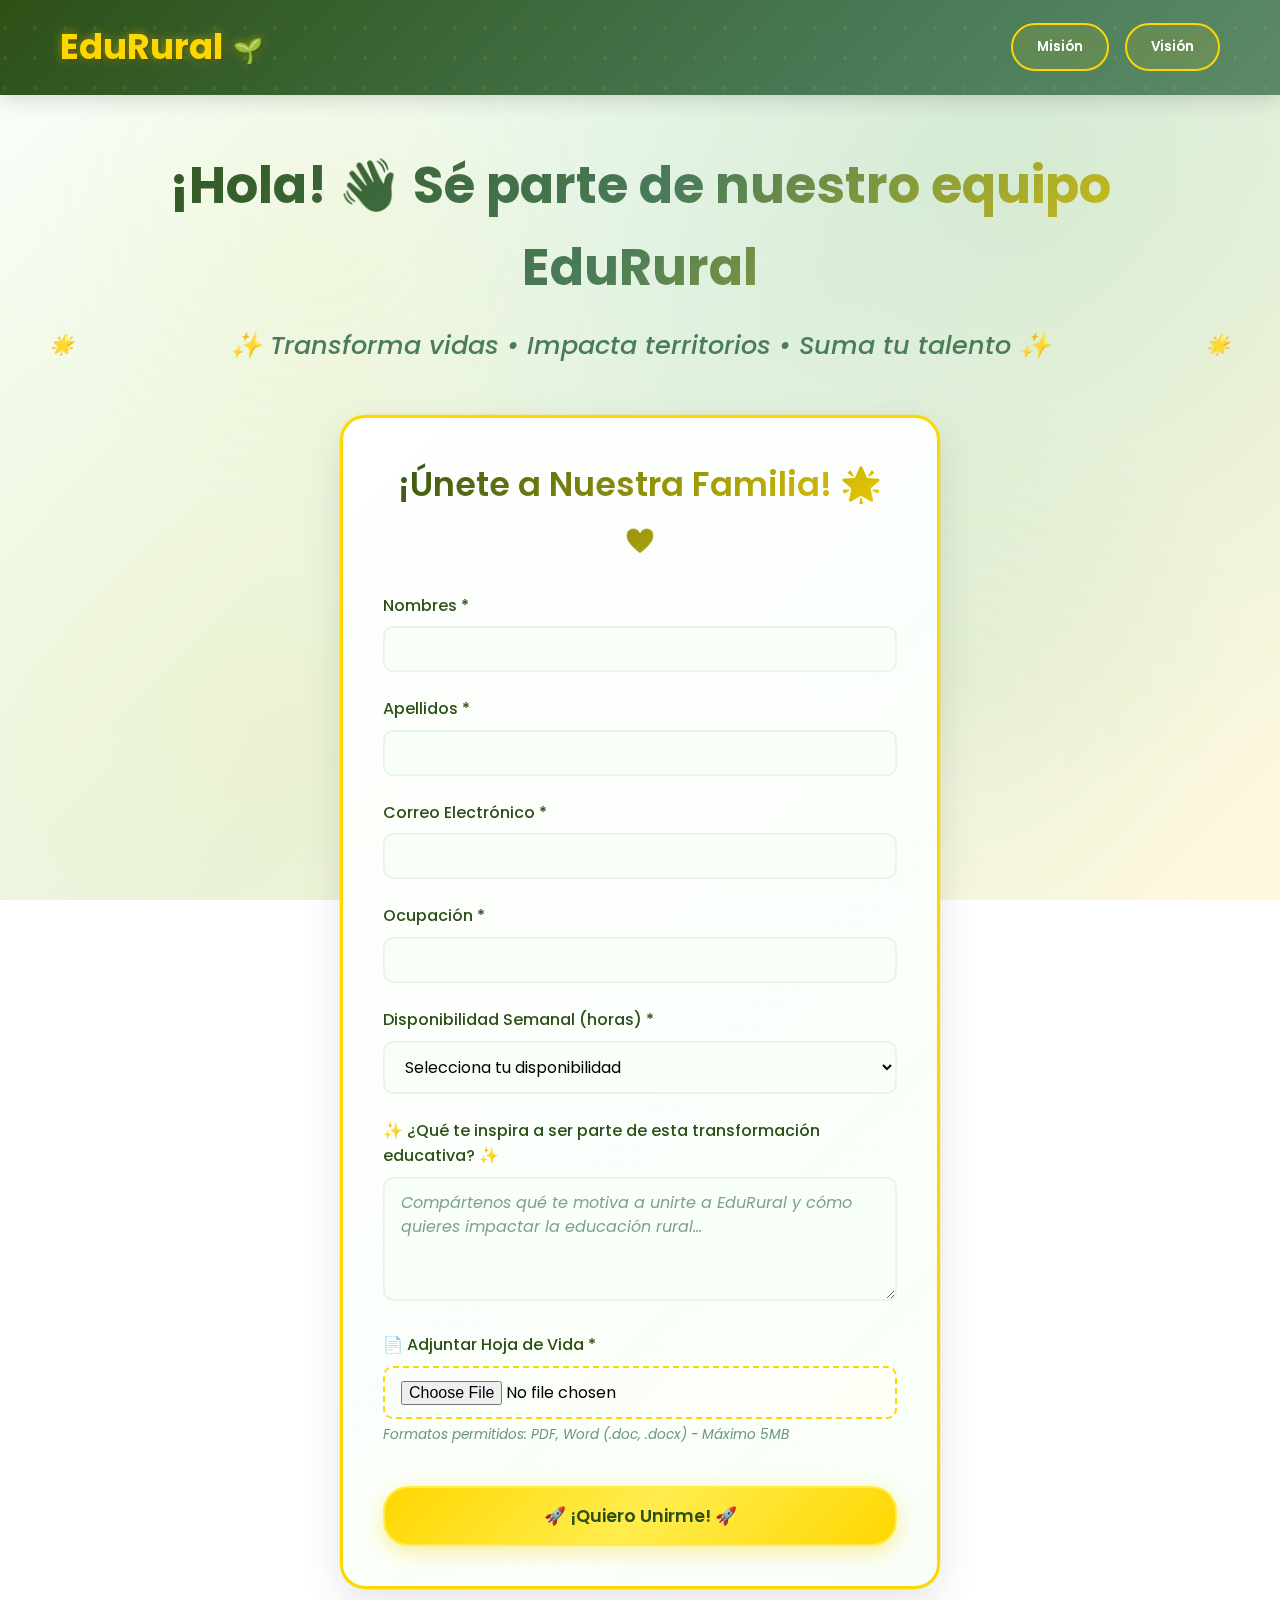
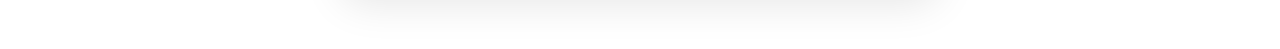
<file: index.html>
<!DOCTYPE html>
<html lang="es">
<head>
    <meta charset="UTF-8">
    <meta name="viewport" content="width=device-width, initial-scale=1.0">
    <title>EduRural - Únete a Nuestro Equipo</title>
    <link rel="stylesheet" href="styles.css">
    <link rel="preconnect" href="https://fonts.googleapis.com">
    <link rel="preconnect" href="https://fonts.gstatic.com" crossorigin>
    <link href="https://fonts.googleapis.com/css2?family=Poppins:wght@300;400;500;600;700&display=swap" rel="stylesheet">
</head>
<body>
    <header class="header">
        <div class="container">
            <div class="logo">
                <h1>EduRural</h1>
            </div>
            <nav class="nav">
                <button class="btn-secondary" id="misionBtn">Misión</button>
                <button class="btn-secondary" id="visionBtn">Visión</button>
            </nav>
        </div>
    </header>

    <main class="main">
        <section class="hero">
            <div class="container">
                <div class="hero-content">
                    <h2 class="hero-title">¡Hola! 👋 Sé parte de nuestro equipo EduRural</h2>
                    <p class="hero-subtitle">✨ Transforma vidas • Impacta territorios • Suma tu talento ✨</p>
                </div>
            </div>
        </section>

        <section class="form-section">
            <div class="container">
                <div class="form-container">
                    <h3>¡Únete a Nuestra Familia! 🌟</h3>
                    <form id="inscriptionForm" class="form">
                        <div class="form-group">
                            <label for="nombres">Nombres *</label>
                            <input type="text" id="nombres" name="nombres" required>
                        </div>
                        
                        <div class="form-group">
                            <label for="apellidos">Apellidos *</label>
                            <input type="text" id="apellidos" name="apellidos" required>
                        </div>
                        
                        <div class="form-group">
                            <label for="email">Correo Electrónico *</label>
                            <input type="email" id="email" name="email" required>
                        </div>
                        
                        <div class="form-group">
                            <label for="ocupacion">Ocupación *</label>
                            <input type="text" id="ocupacion" name="ocupacion" required>
                        </div>
                        
                        <div class="form-group">
                            <label for="disponibilidad">Disponibilidad Semanal (horas) *</label>
                            <select id="disponibilidad" name="disponibilidad" required>
                                <option value="">Selecciona tu disponibilidad</option>
                                <option value="5-10">5-10 horas por semana</option>
                                <option value="10-20">10-20 horas por semana</option>
                                <option value="20-30">20-30 horas por semana</option>
                                <option value="30-40">30-40 horas por semana</option>
                                <option value="40+">Más de 40 horas por semana</option>
                            </select>
                        </div>
                        
                        <div class="form-group">
                            <label for="motivacion">✨ ¿Qué te inspira a ser parte de esta transformación educativa? ✨</label>
                            <textarea id="motivacion" name="motivacion" rows="4" placeholder="Compártenos qué te motiva a unirte a EduRural y cómo quieres impactar la educación rural..." required></textarea>
                        </div>
                        
                        <div class="form-group">
                            <label for="cv">📄 Adjuntar Hoja de Vida *</label>
                            <input type="file" id="cv" name="cv" accept=".pdf,.doc,.docx" required>
                            <small class="file-help">Formatos permitidos: PDF, Word (.doc, .docx) - Máximo 5MB</small>
                        </div>
                        
                        <button type="submit" class="btn-primary">🚀 ¡Quiero Unirme! 🚀</button>
                    </form>
                </div>
            </div>
        </section>
    </main>

    <!-- Modal para Misión -->
    <div id="misionModal" class="modal">
        <div class="modal-content">
            <span class="close" data-modal="misionModal">&times;</span>
            <h3>🎯 Nuestra Misión</h3>
            <p>Garantizar el acceso a educación digital de calidad en comunidades rurales a través de tecnología offline que respete los conocimientos locales y los integre en los procesos de aprendizaje.</p>
        </div>
    </div>

    <!-- Modal para Visión -->
    <div id="visionModal" class="modal">
        <div class="modal-content">
            <span class="close" data-modal="visionModal">&times;</span>
            <h3>🔮 Nuestra Visión</h3>
            <p>Consolidarse como la plataforma educativa offline líder en Latinoamérica, con un impacto proyectado de 50.000 estudiantes rurales y la formación de una red de 2.000 docentes certificados.</p>
        </div>
    </div>

    <!-- Modal de Éxito -->
    <div id="successModal" class="modal">
        <div class="modal-content success">
            <div class="success-icon">✓</div>
            <h3>🎉 ¡Bienvenid@ a EduRural! 🎉</h3>
            <p>🌟 ¡Qué emoción! Tu inscripción ha sido exitosa. Nos pondremos en contacto contigo muy pronto para comenzar esta increíble aventura juntos. 🚀</p>
            <button class="btn-primary" onclick="closeModal('successModal')">¡Genial! 😊</button>
        </div>
    </div>

    <script src="script.js"></script>
</body>
</html>
</file>
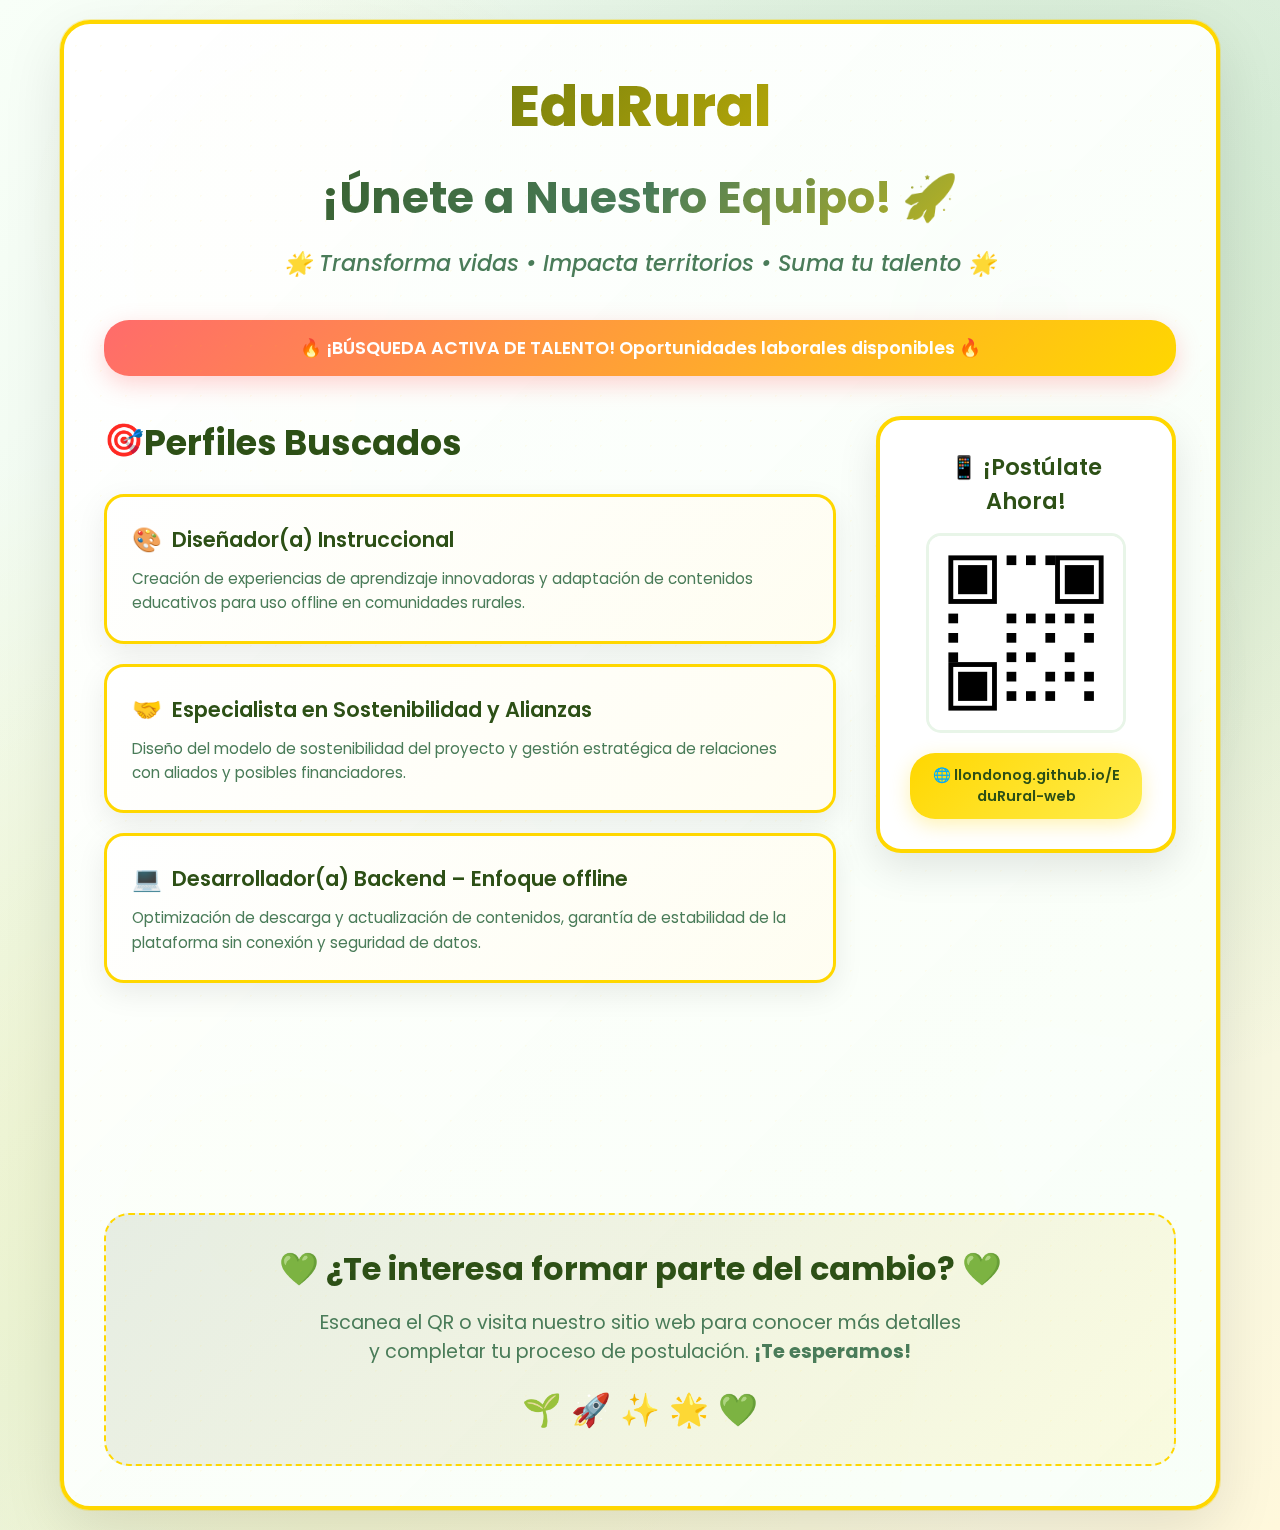
<file: anuncio.html>
<!DOCTYPE html>
<html lang="es">
<head>
    <meta charset="UTF-8">
    <meta name="viewport" content="width=device-width, initial-scale=1.0">
    <title>¡Únete a EduRural! - Oportunidades de Empleo</title>
    <link rel="preconnect" href="https://fonts.googleapis.com">
    <link rel="preconnect" href="https://fonts.gstatic.com" crossorigin>
    <link href="https://fonts.googleapis.com/css2?family=Poppins:wght@300;400;500;600;700;800&display=swap" rel="stylesheet">
    <style>
        * {
            margin: 0;
            padding: 0;
            box-sizing: border-box;
        }

        body {
            font-family: 'Poppins', sans-serif;
            background: 
                radial-gradient(circle at 20% 80%, rgba(255, 215, 0, 0.15) 0%, transparent 50%),
                radial-gradient(circle at 80% 20%, rgba(34, 139, 34, 0.15) 0%, transparent 50%),
                linear-gradient(135deg, #f8fff8 0%, #e8f5e8 50%, #fff8dc 100%);
            min-height: 100vh;
            position: relative;
            overflow-x: hidden;
        }

        body::before {
            content: '';
            position: fixed;
            top: 0;
            left: 0;
            width: 100%;
            height: 100%;
            background-image: 
                radial-gradient(circle at 25% 25%, rgba(255, 215, 0, 0.08) 0%, transparent 25%),
                radial-gradient(circle at 75% 75%, rgba(34, 139, 34, 0.08) 0%, transparent 25%);
            pointer-events: none;
            z-index: -1;
        }

        .container {
            max-width: 1200px;
            margin: 0 auto;
            padding: 20px;
        }

        .announcement-card {
            background: 
                linear-gradient(135deg, rgba(255, 255, 255, 0.95) 0%, rgba(248, 255, 248, 0.98) 100%);
            backdrop-filter: blur(20px);
            border-radius: 30px;
            padding: 40px;
            box-shadow: 
                0 20px 60px rgba(0, 0, 0, 0.1),
                0 0 0 1px rgba(255, 215, 0, 0.3),
                inset 0 1px 0 rgba(255, 255, 255, 0.4);
            border: 4px solid #ffd700;
            position: relative;
            overflow: hidden;
        }

        .announcement-card::before {
            content: '';
            position: absolute;
            top: -50%;
            left: -50%;
            width: 200%;
            height: 200%;
            background: 
                radial-gradient(circle, rgba(255, 215, 0, 0.05) 1px, transparent 1px);
            background-size: 25px 25px;
            animation: float 20s linear infinite;
        }

        @keyframes float {
            0% { transform: translate(0, 0) rotate(0deg); }
            100% { transform: translate(-25px, -25px) rotate(360deg); }
        }

        .header-section {
            text-align: center;
            margin-bottom: 40px;
            position: relative;
            z-index: 10;
        }

        .logo {
            background: linear-gradient(135deg, #2d5016 0%, #ffd700 100%);
            -webkit-background-clip: text;
            -webkit-text-fill-color: transparent;
            background-clip: text;
            font-size: 3.5rem;
            font-weight: 800;
            margin-bottom: 15px;
            position: relative;
        }

        .logo::after {
            content: '🌱';
            position: absolute;
            right: -60px;
            top: -10px;
            font-size: 2.5rem;
            animation: bounce 2s ease-in-out infinite;
        }

        @keyframes bounce {
            0%, 100% { transform: translateY(0) rotate(0deg); }
            50% { transform: translateY(-10px) rotate(10deg); }
        }

        .main-title {
            font-size: 2.8rem;
            background: linear-gradient(135deg, #2d5016 0%, #4a7c59 50%, #ffd700 100%);
            -webkit-background-clip: text;
            -webkit-text-fill-color: transparent;
            background-clip: text;
            font-weight: 700;
            margin-bottom: 15px;
            position: relative;
        }

        .main-title::before,
        .main-title::after {
            content: '✨';
            position: absolute;
            top: -10px;
            font-size: 2rem;
            animation: sparkle 3s ease-in-out infinite;
        }

        .main-title::before {
            left: -40px;
        }

        .main-title::after {
            right: -40px;
            animation-delay: 1.5s;
        }

        @keyframes sparkle {
            0%, 100% { opacity: 0.6; transform: scale(0.8) rotate(0deg); }
            50% { opacity: 1; transform: scale(1.2) rotate(180deg); }
        }

        .subtitle {
            font-size: 1.4rem;
            color: #4a7c59;
            font-weight: 500;
            font-style: italic;
            margin-bottom: 30px;
        }

        .urgent-banner {
            background: linear-gradient(135deg, #ff6b6b 0%, #ffd700 100%);
            color: white;
            padding: 15px 30px;
            border-radius: 25px;
            font-size: 1.1rem;
            font-weight: 600;
            text-align: center;
            margin-bottom: 40px;
            box-shadow: 0 8px 25px rgba(255, 107, 107, 0.3);
            animation: pulse-banner 2s ease-in-out infinite;
        }

        @keyframes pulse-banner {
            0%, 100% { transform: scale(1); }
            50% { transform: scale(1.02); }
        }

        .content-grid {
            display: grid;
            grid-template-columns: 1fr 300px;
            gap: 40px;
            align-items: start;
        }

        .positions-section h2 {
            color: #2d5016;
            font-size: 2.2rem;
            margin-bottom: 25px;
            position: relative;
            padding-left: 40px;
        }

        .positions-section h2::before {
            content: '🎯';
            position: absolute;
            left: 0;
            top: 0;
            font-size: 2rem;
        }

        .position-card {
            background: linear-gradient(135deg, rgba(255, 255, 255, 0.9) 0%, rgba(255, 253, 240, 0.9) 100%);
            border: 3px solid #ffd700;
            border-radius: 20px;
            padding: 25px;
            margin-bottom: 20px;
            box-shadow: 0 10px 30px rgba(0, 0, 0, 0.08);
            transition: all 0.3s ease;
            position: relative;
            overflow: hidden;
        }

        .position-card::before {
            content: '';
            position: absolute;
            top: 0;
            left: -100%;
            width: 100%;
            height: 100%;
            background: linear-gradient(90deg, transparent, rgba(255, 215, 0, 0.1), transparent);
            transition: left 0.5s;
        }

        .position-card:hover::before {
            left: 100%;
        }

        .position-card:hover {
            transform: translateY(-5px);
            box-shadow: 0 15px 40px rgba(0, 0, 0, 0.12);
        }

        .position-title {
            color: #2d5016;
            font-size: 1.3rem;
            font-weight: 600;
            margin-bottom: 10px;
            display: flex;
            align-items: center;
            gap: 10px;
        }

        .position-emoji {
            font-size: 1.5rem;
        }

        .position-description {
            color: #4a7c59;
            line-height: 1.6;
            font-size: 0.95rem;
        }

        .qr-section {
            text-align: center;
            position: sticky;
            top: 20px;
        }

        .qr-card {
            background: white;
            border: 4px solid #ffd700;
            border-radius: 25px;
            padding: 30px;
            box-shadow: 0 15px 40px rgba(0, 0, 0, 0.1);
            position: relative;
        }

        .qr-card::before {
            content: '';
            position: absolute;
            top: -2px;
            left: -2px;
            right: -2px;
            bottom: -2px;
            background: linear-gradient(45deg, #ffd700, #ffed4e, #ffd700, #ffed4e);
            border-radius: 25px;
            z-index: -1;
            animation: rotate-border 3s linear infinite;
        }

        @keyframes rotate-border {
            0% { transform: rotate(0deg); }
            100% { transform: rotate(360deg); }
        }

        .qr-title {
            color: #2d5016;
            font-size: 1.4rem;
            font-weight: 600;
            margin-bottom: 15px;
        }

        .qr-code {
            width: 200px;
            height: 200px;
            margin: 0 auto 20px;
            border: 3px solid #e8f5e8;
            border-radius: 15px;
            background: white;
            display: flex;
            align-items: center;
            justify-content: center;
            overflow: hidden;
        }

        .qr-code img {
            width: 100%;
            height: 100%;
            object-fit: cover;
        }

        .qr-link {
            background: linear-gradient(135deg, #ffd700 0%, #ffed4e 100%);
            color: #2d5016;
            text-decoration: none;
            padding: 12px 20px;
            border-radius: 25px;
            font-weight: 600;
            font-size: 0.9rem;
            display: inline-block;
            word-break: break-all;
            transition: all 0.3s ease;
            box-shadow: 0 6px 20px rgba(255, 215, 0, 0.3);
        }

        .qr-link:hover {
            transform: translateY(-2px);
            box-shadow: 0 8px 25px rgba(255, 215, 0, 0.4);
        }

        .cta-section {
            text-align: center;
            margin-top: 40px;
            padding: 30px;
            background: linear-gradient(135deg, rgba(45, 80, 22, 0.1) 0%, rgba(255, 215, 0, 0.1) 100%);
            border-radius: 25px;
            border: 2px dashed #ffd700;
        }

        .cta-title {
            color: #2d5016;
            font-size: 2rem;
            font-weight: 700;
            margin-bottom: 15px;
        }

        .cta-text {
            color: #4a7c59;
            font-size: 1.2rem;
            margin-bottom: 20px;
        }

        @media (max-width: 768px) {
            .content-grid {
                grid-template-columns: 1fr;
                gap: 30px;
            }
            
            .main-title {
                font-size: 2.2rem;
            }
            
            .logo {
                font-size: 2.8rem;
            }
            
            .announcement-card {
                padding: 25px;
                margin: 10px;
            }
            
            .qr-section {
                position: static;
            }
            
            .main-title::before,
            .main-title::after {
                display: none;
            }
        }
    </style>
</head>
<body>
    <div class="container">
        <div class="announcement-card">
            <div class="header-section">
                <h1 class="logo">EduRural</h1>
                <h2 class="main-title">¡Únete a Nuestro Equipo! 🚀</h2>
                <p class="subtitle">🌟 Transforma vidas • Impacta territorios • Suma tu talento 🌟</p>
            </div>

            <div class="urgent-banner">
                🔥 ¡BÚSQUEDA ACTIVA DE TALENTO! Oportunidades laborales disponibles 🔥
            </div>

            <div class="content-grid">
                <div class="positions-section">
                    <h2>Perfiles Buscados</h2>
                    
                    <div class="position-card">
                        <h3 class="position-title">
                            <span class="position-emoji">🎨</span>
                            Diseñador(a) Instruccional
                        </h3>
                        <p class="position-description">
                            Creación de experiencias de aprendizaje innovadoras y adaptación de contenidos educativos para uso offline en comunidades rurales.
                        </p>
                    </div>

                    <div class="position-card">
                        <h3 class="position-title">
                            <span class="position-emoji">🤝</span>
                            Especialista en Sostenibilidad y Alianzas
                        </h3>
                        <p class="position-description">
                            Diseño del modelo de sostenibilidad del proyecto y gestión estratégica de relaciones con aliados y posibles financiadores.
                        </p>
                    </div>

                    <div class="position-card">
                        <h3 class="position-title">
                            <span class="position-emoji">💻</span>
                            Desarrollador(a) Backend – Enfoque offline
                        </h3>
                        <p class="position-description">
                            Optimización de descarga y actualización de contenidos, garantía de estabilidad de la plataforma sin conexión y seguridad de datos.
                        </p>
                    </div>

                    <div class="position-card">
                        <h3 class="position-title">
                            <span class="position-emoji">📊</span>
                            Evaluador(a) de Impacto Social
                        </h3>
                        <p class="position-description">
                            Diseño de herramientas de medición de impacto, análisis de resultados y elaboración de reportes para actores externos.
                        </p>
                    </div>
                </div>

                <div class="qr-section">
                    <div class="qr-card">
                        <h3 class="qr-title">📱 ¡Postúlate Ahora!</h3>
                        <div class="qr-code">
                            <svg width="200" height="200" viewBox="0 0 200 200">
                                <!-- QR Code Pattern -->
                                <rect width="200" height="200" fill="white"/>
                                
                                <!-- Corner squares -->
                                <rect x="20" y="20" width="50" height="50" fill="black"/>
                                <rect x="25" y="25" width="40" height="40" fill="white"/>
                                <rect x="30" y="30" width="30" height="30" fill="black"/>
                                
                                <rect x="130" y="20" width="50" height="50" fill="black"/>
                                <rect x="135" y="25" width="40" height="40" fill="white"/>
                                <rect x="140" y="30" width="30" height="30" fill="black"/>
                                
                                <rect x="20" y="130" width="50" height="50" fill="black"/>
                                <rect x="25" y="135" width="40" height="40" fill="white"/>
                                <rect x="30" y="140" width="30" height="30" fill="black"/>
                                
                                <!-- Timing patterns -->
                                <rect x="80" y="20" width="10" height="10" fill="black"/>
                                <rect x="100" y="20" width="10" height="10" fill="black"/>
                                <rect x="120" y="20" width="10" height="10" fill="black"/>
                                
                                <rect x="20" y="80" width="10" height="10" fill="black"/>
                                <rect x="20" y="100" width="10" height="10" fill="black"/>
                                <rect x="20" y="120" width="10" height="10" fill="black"/>
                                
                                <!-- Data modules (simplified pattern) -->
                                <rect x="80" y="80" width="10" height="10" fill="black"/>
                                <rect x="100" y="80" width="10" height="10" fill="black"/>
                                <rect x="120" y="80" width="10" height="10" fill="black"/>
                                <rect x="140" y="80" width="10" height="10" fill="black"/>
                                <rect x="160" y="80" width="10" height="10" fill="black"/>
                                
                                <rect x="80" y="100" width="10" height="10" fill="black"/>
                                <rect x="120" y="100" width="10" height="10" fill="black"/>
                                <rect x="160" y="100" width="10" height="10" fill="black"/>
                                
                                <rect x="80" y="120" width="10" height="10" fill="black"/>
                                <rect x="100" y="120" width="10" height="10" fill="black"/>
                                <rect x="140" y="120" width="10" height="10" fill="black"/>
                                
                                <rect x="80" y="140" width="10" height="10" fill="black"/>
                                <rect x="120" y="140" width="10" height="10" fill="black"/>
                                <rect x="140" y="140" width="10" height="10" fill="black"/>
                                <rect x="160" y="140" width="10" height="10" fill="black"/>
                                
                                <rect x="80" y="160" width="10" height="10" fill="black"/>
                                <rect x="100" y="160" width="10" height="10" fill="black"/>
                                <rect x="120" y="160" width="10" height="10" fill="black"/>
                                <rect x="160" y="160" width="10" height="10" fill="black"/>
                            </svg>
                        </div>
                        <a href="https://llondonog.github.io/EduRural-web/" target="_blank" class="qr-link">
                            🌐 llondonog.github.io/EduRural-web
                        </a>
                    </div>
                </div>
            </div>

            <div class="cta-section">
                <h3 class="cta-title">💚 ¿Te interesa formar parte del cambio? 💚</h3>
                <p class="cta-text">
                    Escanea el QR o visita nuestro sitio web para conocer más detalles<br>
                    y completar tu proceso de postulación. <strong>¡Te esperamos!</strong>
                </p>
                <div style="font-size: 2rem; margin-top: 15px;">
                    🌱 🚀 ✨ 🌟 💚
                </div>
            </div>
        </div>
    </div>

    <script>
        // Animación adicional para elementos
        document.addEventListener('DOMContentLoaded', function() {
            const cards = document.querySelectorAll('.position-card');
            
            cards.forEach((card, index) => {
                setTimeout(() => {
                    card.style.opacity = '0';
                    card.style.transform = 'translateY(30px)';
                    card.style.transition = 'all 0.6s ease';
                    
                    setTimeout(() => {
                        card.style.opacity = '1';
                        card.style.transform = 'translateY(0)';
                    }, 100);
                }, index * 200);
            });

            // Efecto de cursor para las tarjetas
            cards.forEach(card => {
                card.addEventListener('mouseenter', function() {
                    this.style.transform = 'translateY(-8px) scale(1.02)';
                });
                
                card.addEventListener('mouseleave', function() {
                    this.style.transform = 'translateY(0) scale(1)';
                });
            });
        });
    </script>
</body>
</html>
</file>
<file: styles.css>
/* Reset y base */
* {
    margin: 0;
    padding: 0;
    box-sizing: border-box;
}

body {
    font-family: 'Poppins', sans-serif;
    line-height: 1.6;
    background: 
        radial-gradient(circle at 20% 80%, rgba(255, 215, 0, 0.1) 0%, transparent 50%),
        radial-gradient(circle at 80% 20%, rgba(34, 139, 34, 0.1) 0%, transparent 50%),
        linear-gradient(135deg, #f8fff8 0%, #e8f5e8 50%, #fff8dc 100%);
    background-attachment: fixed;
    min-height: 100vh;
    position: relative;
}

body::before {
    content: '';
    position: fixed;
    top: 0;
    left: 0;
    width: 100%;
    height: 100%;
    background-image: 
        radial-gradient(circle at 25% 25%, rgba(255, 215, 0, 0.05) 0%, transparent 25%),
        radial-gradient(circle at 75% 75%, rgba(34, 139, 34, 0.05) 0%, transparent 25%);
    pointer-events: none;
    z-index: -999;
}

.container {
    max-width: 1200px;
    margin: 0 auto;
    padding: 0 20px;
}

/* Header */
.header {
    background: linear-gradient(135deg, #2d5016 0%, #4a7c59 70%, #5d8a66 100%);
    padding: 1.2rem 0;
    box-shadow: 0 4px 20px rgba(0, 0, 0, 0.15);
    position: relative;
    overflow: hidden;
}

.header::before {
    content: '';
    position: absolute;
    top: -50%;
    left: -50%;
    width: 200%;
    height: 200%;
    background: 
        radial-gradient(circle, rgba(255, 215, 0, 0.1) 2px, transparent 2px);
    background-size: 30px 30px;
    animation: float 20s linear infinite;
}

@keyframes float {
    0% { transform: translateX(-50px) translateY(-50px) rotate(0deg); }
    100% { transform: translateX(-50px) translateY(-50px) rotate(360deg); }
}

.header .container {
    display: flex;
    justify-content: space-between;
    align-items: center;
}

.logo h1 {
    color: #ffd700;
    font-size: 2.2rem;
    font-weight: 700;
    text-shadow: 
        2px 2px 4px rgba(0, 0, 0, 0.3),
        0 0 10px rgba(255, 215, 0, 0.5);
    position: relative;
    z-index: 10;
}

.logo h1::after {
    content: '🌱';
    margin-left: 10px;
    font-size: 1.5rem;
    animation: bounce 2s ease-in-out infinite;
}

@keyframes bounce {
    0%, 100% { transform: translateY(0); }
    50% { transform: translateY(-5px); }
}

.nav {
    display: flex;
    gap: 1rem;
}

/* Botones */
.btn-primary, .btn-secondary {
    padding: 12px 24px;
    border: none;
    border-radius: 25px;
    font-weight: 600;
    cursor: pointer;
    transition: all 0.3s ease;
    font-family: inherit;
}

.btn-primary {
    background: linear-gradient(135deg, #ffd700 0%, #ffed4e 50%, #ffd700 100%);
    color: #2d5016;
    box-shadow: 0 6px 20px rgba(255, 215, 0, 0.4);
    border: 2px solid #ffed4e;
    position: relative;
    overflow: hidden;
}

.btn-primary::before {
    content: '';
    position: absolute;
    top: 0;
    left: -100%;
    width: 100%;
    height: 100%;
    background: linear-gradient(90deg, transparent, rgba(255, 255, 255, 0.4), transparent);
    transition: left 0.5s;
}

.btn-primary:hover::before {
    left: 100%;
}

.btn-primary:hover {
    transform: translateY(-2px);
    box-shadow: 0 6px 20px rgba(244, 208, 63, 0.4);
}

.btn-secondary {
    background: rgba(255, 215, 0, 0.1);
    color: white;
    border: 2px solid #ffd700;
    backdrop-filter: blur(10px);
    position: relative;
    z-index: 10;
}

.btn-secondary::after {
    content: '';
    position: absolute;
    top: 0;
    left: 0;
    right: 0;
    bottom: 0;
    background: linear-gradient(45deg, transparent 30%, rgba(255, 215, 0, 0.1) 50%, transparent 70%);
    opacity: 0;
    transition: opacity 0.3s;
}

.btn-secondary:hover::after {
    opacity: 1;
}

.btn-secondary:hover {
    background: #ffd700;
    color: #2d5016;
    transform: translateY(-2px);
    box-shadow: 0 8px 25px rgba(255, 215, 0, 0.3);
}

/* Hero Section */
.hero {
    padding: 50px 0 30px 0;
    text-align: center;
}

.hero-title {
    font-size: 3.2rem;
    background: linear-gradient(135deg, #2d5016 0%, #4a7c59 50%, #ffd700 100%);
    -webkit-background-clip: text;
    -webkit-text-fill-color: transparent;
    background-clip: text;
    margin-bottom: 1rem;
    font-weight: 700;
    text-align: center;
    position: relative;
}

.hero-title::after {
    content: '✨';
    position: absolute;
    right: -40px;
    top: -10px;
    font-size: 2rem;
    animation: sparkle 3s ease-in-out infinite;
}

@keyframes sparkle {
    0%, 100% { opacity: 0.7; transform: scale(1) rotate(0deg); }
    50% { opacity: 1; transform: scale(1.2) rotate(180deg); }
}

.hero-subtitle {
    font-size: 1.6rem;
    color: #4a7c59;
    font-weight: 500;
    font-style: italic;
    text-align: center;
    position: relative;
    padding: 0 20px;
}

.hero-subtitle::before,
.hero-subtitle::after {
    content: '🌟';
    position: absolute;
    top: 50%;
    transform: translateY(-50%);
    font-size: 1.2rem;
    animation: twinkle 2s ease-in-out infinite alternate;
}

.hero-subtitle::before {
    left: -10px;
}

.hero-subtitle::after {
    right: -10px;
    animation-delay: 1s;
}

@keyframes twinkle {
    0% { opacity: 0.5; transform: translateY(-50%) scale(0.8); }
    100% { opacity: 1; transform: translateY(-50%) scale(1.1); }
}

/* Form Section */
.form-section {
    padding: 20px 0 60px 0;
}

.form-container {
    background: 
        linear-gradient(135deg, rgba(255, 255, 255, 0.95) 0%, rgba(248, 255, 248, 0.98) 100%);
    backdrop-filter: blur(20px);
    border-radius: 25px;
    padding: 40px;
    max-width: 600px;
    margin: 0 auto;
    box-shadow: 
        0 15px 40px rgba(0, 0, 0, 0.1),
        0 0 0 1px rgba(255, 215, 0, 0.2),
        inset 0 1px 0 rgba(255, 255, 255, 0.3);
    border: 3px solid #ffd700;
    position: relative;
    overflow: hidden;
}

.form-container::before {
    content: '';
    position: absolute;
    top: -50%;
    left: -50%;
    width: 200%;
    height: 200%;
    background: 
        radial-gradient(circle, rgba(255, 215, 0, 0.03) 1px, transparent 1px);
    background-size: 20px 20px;
    animation: formFloat 15s linear infinite;
    pointer-events: none;
    z-index: -1;
}

@keyframes formFloat {
    0% { transform: translate(0, 0) rotate(0deg); }
    100% { transform: translate(-20px, -20px) rotate(360deg); }
}

.form-container h3 {
    background: linear-gradient(135deg, #2d5016 0%, #ffd700 100%);
    -webkit-background-clip: text;
    -webkit-text-fill-color: transparent;
    background-clip: text;
    font-size: 2.1rem;
    margin-bottom: 2rem;
    text-align: center;
    font-weight: 600;
    position: relative;
    z-index: 10;
}

.form-container h3::after {
    content: '💚';
    display: block;
    font-size: 1.5rem;
    margin-top: 10px;
    animation: pulse 2s ease-in-out infinite;
}

@keyframes pulse {
    0%, 100% { transform: scale(1); }
    50% { transform: scale(1.1); }
}

/* Animación de confetti */
@keyframes confetti-fall {
    0% {
        transform: translateY(-10px) rotateZ(0deg);
        opacity: 1;
    }
    100% {
        transform: translateY(100vh) rotateZ(720deg);
        opacity: 0;
    }
}

.form-group {
    margin-bottom: 1.5rem;
}

.form-group label {
    display: block;
    margin-bottom: 0.5rem;
    color: #2d5016;
    font-weight: 500;
}

.form-group input {
    width: 100%;
    padding: 12px 16px;
    border: 2px solid #e8f5e8;
    border-radius: 10px;
    font-size: 1rem;
    transition: border-color 0.3s ease;
    background: #f8fff8;
    position: relative;
    z-index: 10;
}

.form-group input:focus {
    outline: none;
    border-color: #ffd700;
    box-shadow: 
        0 0 0 3px rgba(255, 215, 0, 0.2),
        0 0 20px rgba(255, 215, 0, 0.1);
    background: #fffef7;
    transform: translateY(-2px);
}

.form-group input:hover {
    border-color: #ffed4e;
    transform: translateY(-1px);
    transition: all 0.3s ease;
}

.form-group select,
.form-group textarea {
    width: 100%;
    padding: 12px 16px;
    border: 2px solid #e8f5e8;
    border-radius: 10px;
    font-size: 1rem;
    transition: border-color 0.3s ease;
    background: #f8fff8;
    font-family: inherit;
    resize: vertical;
    position: relative;
    z-index: 10;
}

.form-group select:focus,
.form-group textarea:focus {
    outline: none;
    border-color: #ffd700;
    box-shadow: 
        0 0 0 3px rgba(255, 215, 0, 0.2),
        0 0 20px rgba(255, 215, 0, 0.1);
    background: #fffef7;
    transform: translateY(-2px);
}

.form-group select:hover,
.form-group textarea:hover {
    border-color: #ffed4e;
    transform: translateY(-1px);
    transition: all 0.3s ease;
}

.form-group textarea {
    min-height: 100px;
    line-height: 1.5;
}

.form-group textarea::placeholder {
    color: #4a7c59;
    opacity: 0.7;
    font-style: italic;
}

/* Estilos para input file */
.form-group input[type="file"] {
    width: 100%;
    padding: 12px 16px;
    border: 2px dashed #ffd700;
    border-radius: 10px;
    font-size: 1rem;
    background: linear-gradient(135deg, #f8fff8 0%, #fffef7 100%);
    font-family: inherit;
    position: relative;
    z-index: 10;
    cursor: pointer;
    transition: all 0.3s ease;
}

.form-group input[type="file"]:hover {
    border-color: #ffed4e;
    background: linear-gradient(135deg, #fffef7 0%, #fff8dc 100%);
    transform: translateY(-1px);
}

.form-group input[type="file"]:focus {
    outline: none;
    border-color: #ffd700;
    box-shadow: 
        0 0 0 3px rgba(255, 215, 0, 0.2),
        0 0 20px rgba(255, 215, 0, 0.1);
    transform: translateY(-2px);
}

.file-help {
    display: block;
    color: #4a7c59;
    font-size: 0.85rem;
    margin-top: 5px;
    font-style: italic;
    opacity: 0.8;
}

.form .btn-primary {
    width: 100%;
    margin-top: 1rem;
    font-size: 1.1rem;
    padding: 15px;
}

/* Modals */
.modal {
    display: none;
    position: fixed;
    z-index: 1000;
    left: 0;
    top: 0;
    width: 100%;
    height: 100%;
    background-color: rgba(0, 0, 0, 0.5);
}

.modal-content {
    background-color: white;
    margin: 10% auto;
    padding: 30px;
    border-radius: 15px;
    width: 90%;
    max-width: 500px;
    position: relative;
    box-shadow: 0 15px 35px rgba(0, 0, 0, 0.2);
}

.modal-content.success {
    text-align: center;
    border: 3px solid #f4d03f;
}

.success-icon {
    font-size: 4rem;
    color: #4a7c59;
    margin-bottom: 1rem;
}

.modal-content h3 {
    color: #2d5016;
    margin-bottom: 1rem;
    font-size: 1.5rem;
}

.modal-content p {
    color: #4a7c59;
    line-height: 1.8;
    margin-bottom: 1.5rem;
}

.close {
    position: absolute;
    right: 20px;
    top: 15px;
    font-size: 28px;
    font-weight: bold;
    color: #aaa;
    cursor: pointer;
}

.close:hover {
    color: #2d5016;
}

/* Responsive */
@media (max-width: 768px) {
    .header .container {
        flex-direction: column;
        gap: 1rem;
    }
    
    .hero-title {
        font-size: 2rem;
    }
    
    .hero-subtitle {
        font-size: 1.2rem;
    }
    
    .form-container {
        margin: 0 20px;
        padding: 30px 20px;
    }
    
    .nav {
        flex-direction: column;
        width: 100%;
    }
    
    .nav button {
        width: 100%;
    }
}

@media (max-width: 480px) {
    .hero-title {
        font-size: 1.8rem;
    }
    
    .hero-subtitle {
        font-size: 1rem;
    }
    
    .modal-content {
        margin: 20% auto;
        padding: 20px;
    }
}
</file>
